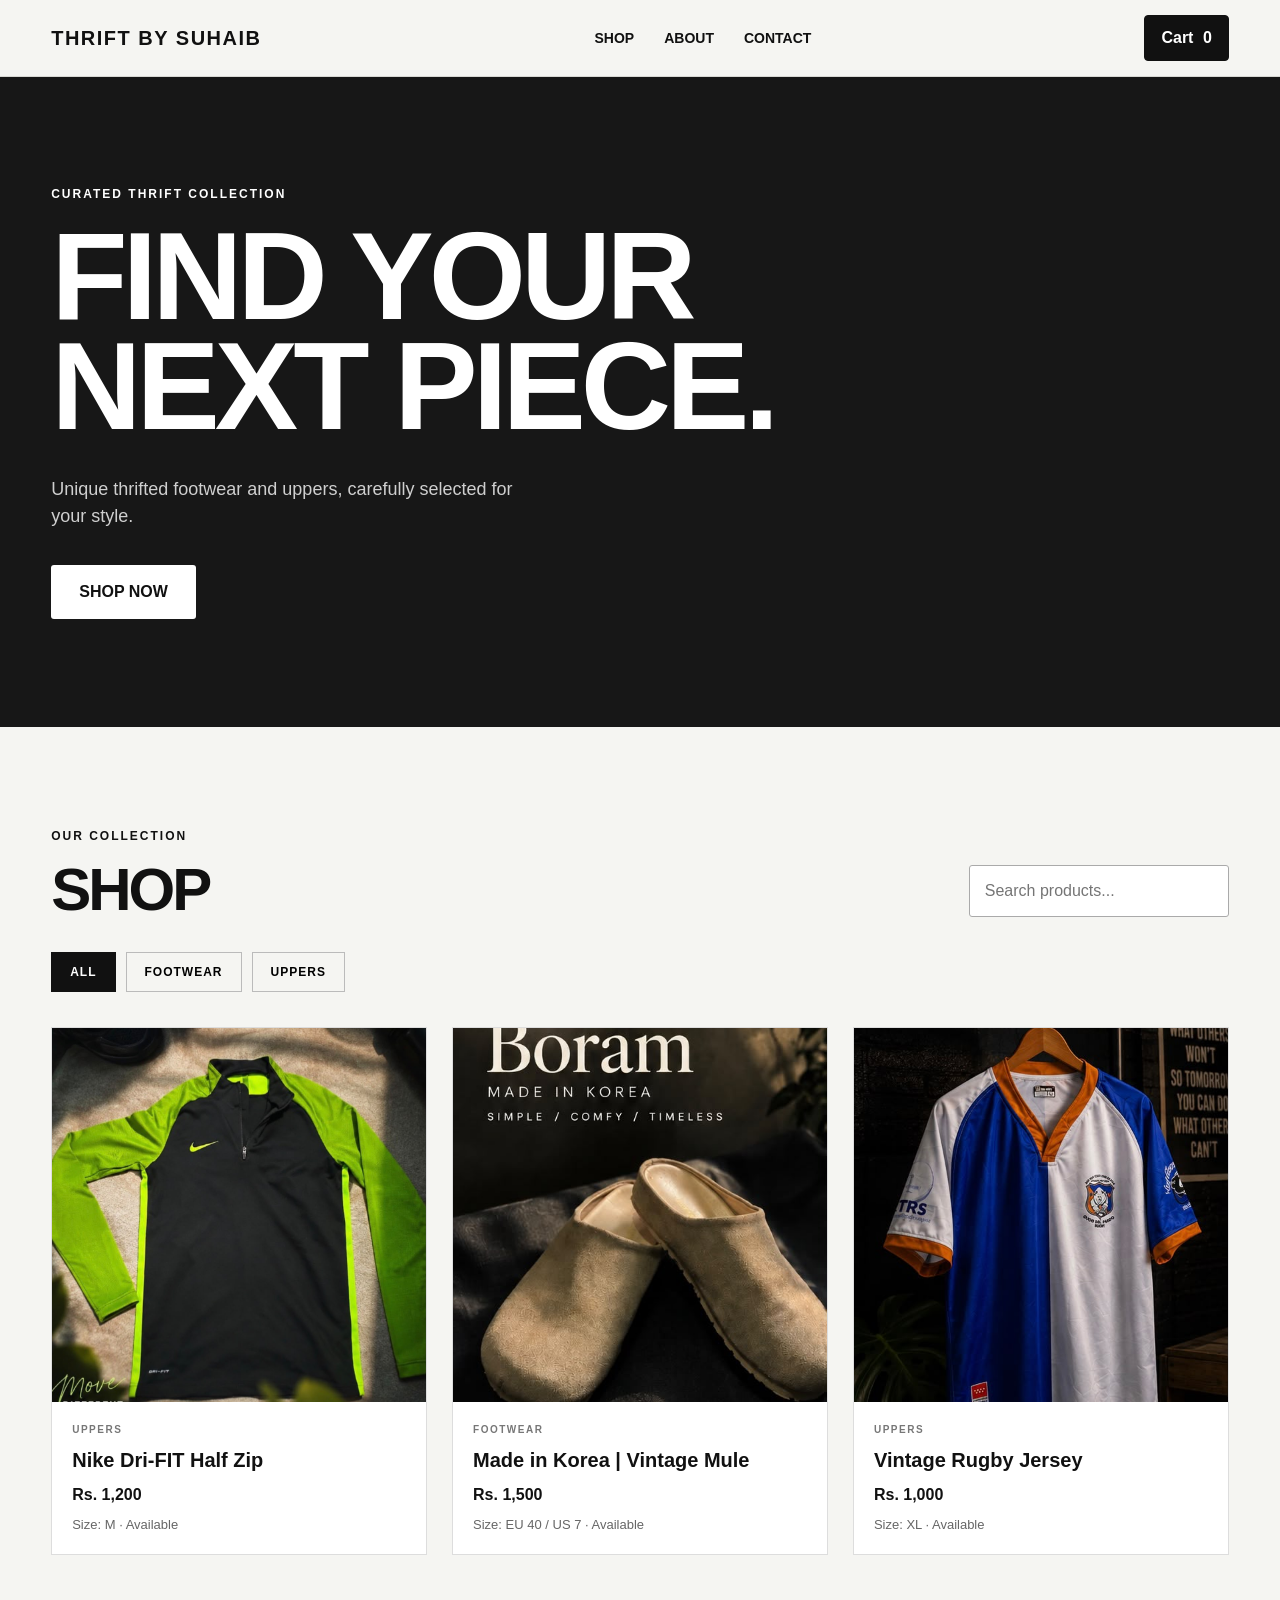
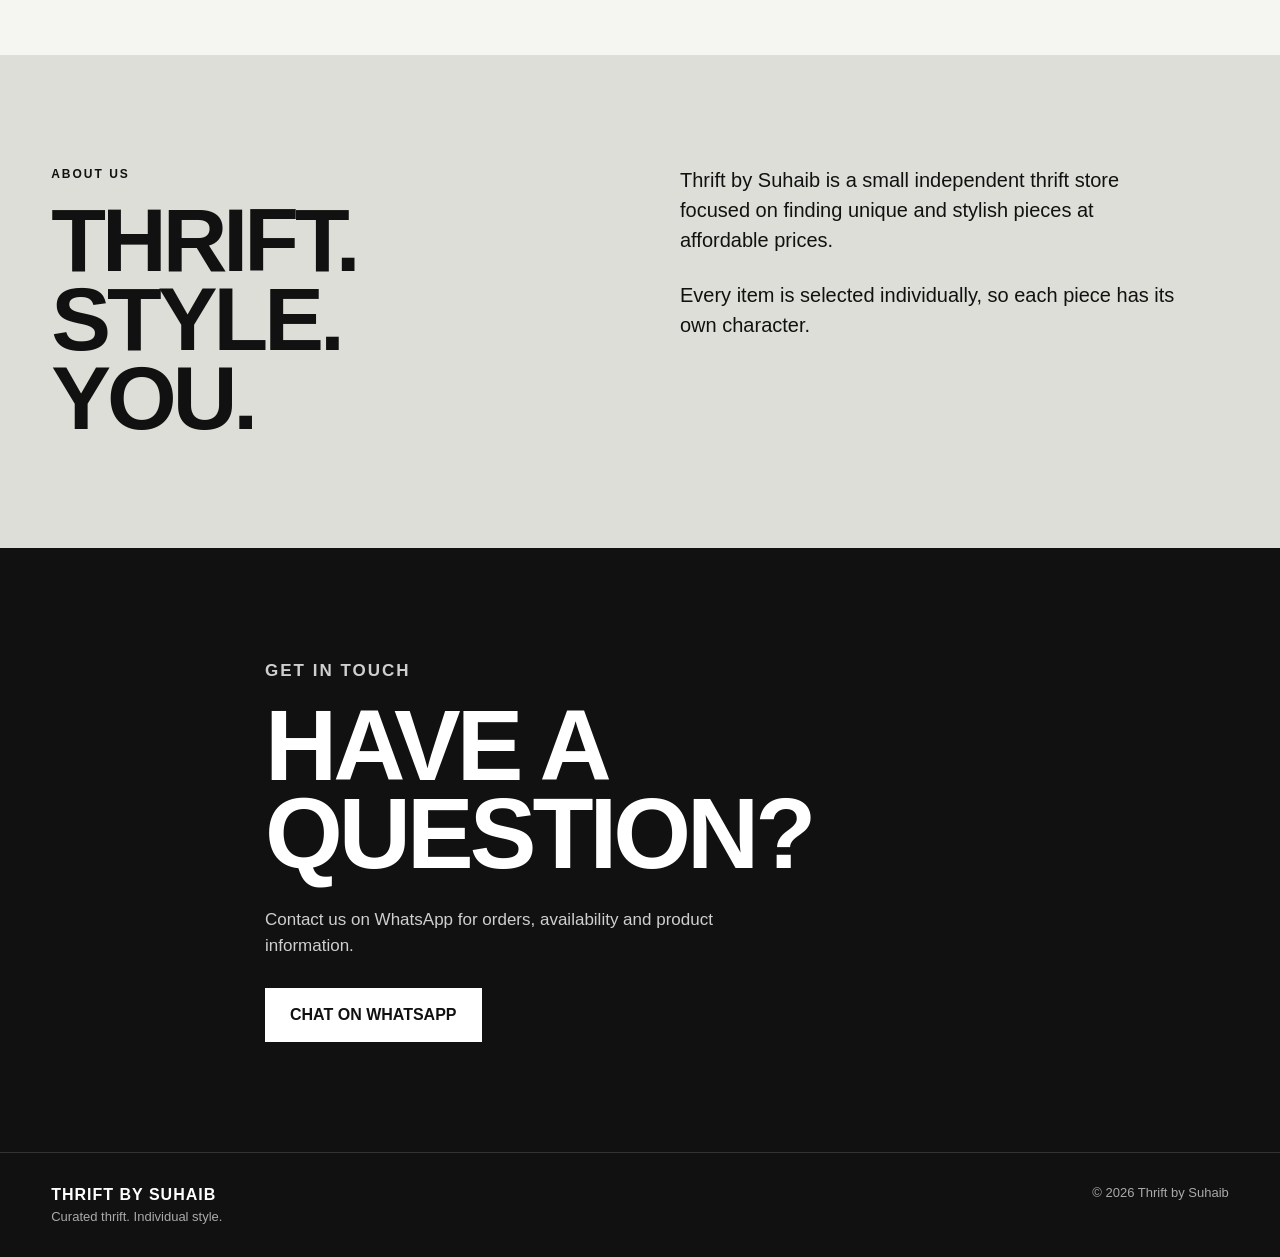
<file: index.html>
<!DOCTYPE html>
<html lang="en">
<head>
    <meta charset="UTF-8">
    <meta name="viewport" content="width=device-width, initial-scale=1.0">

    <title>Thrift by Suhaib</title>

    <meta
        name="description"
        content="Thrift by Suhaib — curated thrifted footwear and uppers."
    >

    <link rel="stylesheet" href="style.css">
</head>

<body>

    <!-- HEADER -->
    <header class="header">
        <div class="container nav">

            <a href="index.html" class="logo">
                THRIFT BY SUHAIB
            </a>

            <nav class="nav-links">
                <a href="#shop">Shop</a>
                <a href="#about">About</a>
                <a href="#contact">Contact</a>
            </nav>

            <button class="cart-btn" onclick="openCart()">
                Cart <span id="cart-count">0</span>
            </button>

        </div>
    </header>


    <!-- HERO -->
    <section class="hero">

        <div class="container hero-content">

            <p class="hero-small">
                CURATED THRIFT COLLECTION
            </p>

            <h1>
                FIND YOUR<br>
                NEXT PIECE.
            </h1>

            <p class="hero-text">
                Unique thrifted footwear and uppers,
                carefully selected for your style.
            </p>

            <a href="#shop" class="hero-btn">
                SHOP NOW
            </a>

        </div>

    </section>


    <!-- SHOP -->
    <section class="shop-section" id="shop">

        <div class="container">

            <div class="section-heading">

                <div>
                    <p class="section-small">
                        OUR COLLECTION
                    </p>

                    <h2>
                        SHOP
                    </h2>
                </div>

                <div class="search-box">

                    <input
                        type="text"
                        id="search-input"
                        placeholder="Search products..."
                        oninput="searchProducts()"
                    >

                </div>

            </div>


            <!-- CATEGORIES -->
            <div class="categories">

                <button
                    class="category-btn active"
                    onclick="setCategory('all', this)"
                >
                    ALL
                </button>

                <button
                    class="category-btn"
                    onclick="setCategory('footwear', this)"
                >
                    FOOTWEAR
                </button>

                <button
                    class="category-btn"
                    onclick="setCategory('uppers', this)"
                >
                    UPPERS
                </button>

            </div>


            <!-- PRODUCTS -->
            <div
                id="products-container"
                class="products-grid"
            >
                <!-- Products loaded by JavaScript -->
            </div>

        </div>

    </section>


    <!-- ABOUT -->
    <section class="about-section" id="about">

        <div class="container about-content">

            <div>

                <p class="section-small">
                    ABOUT US
                </p>

                <h2>
                    THRIFT.<br>
                    STYLE.<br>
                    YOU.
                </h2>

            </div>


            <div class="about-text">

                <p>
                    Thrift by Suhaib is a small independent thrift store
                    focused on finding unique and stylish pieces at
                    affordable prices.
                </p>

                <p>
                    Every item is selected individually, so each piece
                    has its own character.
                </p>

            </div>

        </div>

    </section>


    <!-- CONTACT -->
    <section class="contact-section" id="contact">

        <div class="container contact-content">

            <p class="section-small">
                GET IN TOUCH
            </p>

            <h2>
                HAVE A<br>
                QUESTION?
            </h2>

            <p>
                Contact us on WhatsApp for orders,
                availability and product information.
            </p>

            <button
                class="whatsapp-btn"
                onclick="openWhatsApp()"
            >
                CHAT ON WHATSAPP
            </button>

        </div>

    </section>


    <!-- FOOTER -->
    <footer class="footer">

        <div class="container footer-content">

            <div>

                <strong>
                    THRIFT BY SUHAIB
                </strong>

                <p>
                    Curated thrift. Individual style.
                </p>

            </div>

            <p>
                ©️ 2026 Thrift by Suhaib
            </p>

        </div>

    </footer>


    <!-- CART MODAL -->
    <div
        id="cart-modal"
        class="cart-modal"
    >

        <div class="cart-box">

            <button
                class="close-cart"
                onclick="closeCart()"
            >
                ×
            </button>

            <h2>
                YOUR CART
            </h2>

            <div id="cart-items">
                <!-- Cart items appear here -->
            </div>

            <div class="cart-total">

                <span>
                    Total
                </span>

                <strong id="cart-total">
                    Rs. 0
                </strong>

            </div>

            <button
                class="checkout-btn"
                onclick="checkoutWhatsApp()"
            >
                ORDER ON WHATSAPP
            </button>

        </div>

    </div>


    <!-- JAVASCRIPT -->
    <script src="script.js?v=2"></script>

</body>
</html>
</file>
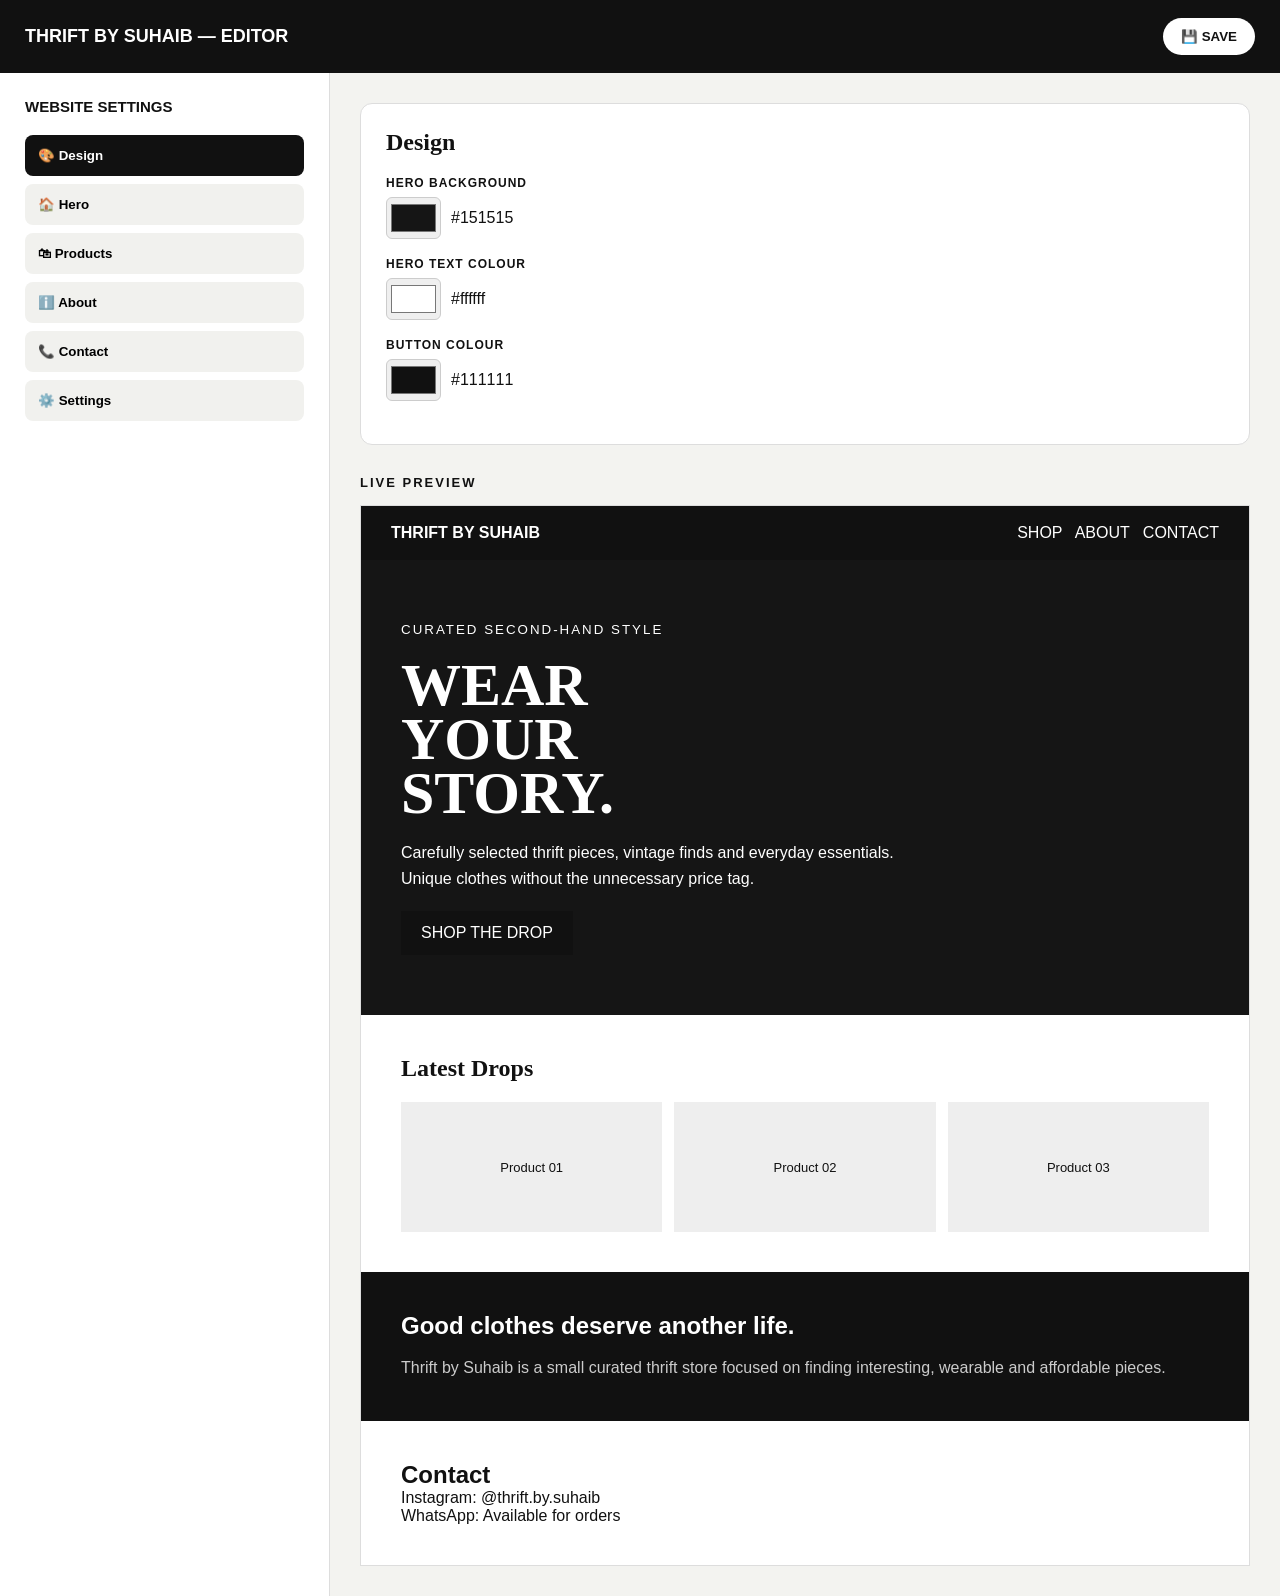
<file: editor.html>
<!DOCTYPE html>
<html lang="en">
<head>
<meta charset="UTF-8">
<meta name="viewport" content="width=device-width, initial-scale=1.0">

<title>Thrift by Suhaib — Editor</title>

<style>

*{
    box-sizing:border-box;
    margin:0;
    padding:0;
}

body{
    font-family:Arial,sans-serif;
    background:#f3f3f0;
    color:#111;
}

.topbar{
    background:#111;
    color:white;
    padding:18px 25px;
    display:flex;
    justify-content:space-between;
    align-items:center;
    position:sticky;
    top:0;
    z-index:10;
}

.topbar h1{
    font-size:18px;
}

.save-btn{
    border:0;
    background:white;
    color:#111;
    padding:11px 18px;
    border-radius:20px;
    font-weight:bold;
    cursor:pointer;
}

.layout{
    display:grid;
    grid-template-columns:330px 1fr;
    min-height:calc(100vh - 70px);
}

.sidebar{
    background:white;
    border-right:1px solid #ddd;
    padding:25px;
}

.sidebar h2{
    font-size:15px;
    margin-bottom:20px;
}

.menu{
    display:flex;
    flex-direction:column;
    gap:8px;
}

.menu button{
    border:0;
    background:#f1f1ee;
    padding:13px;
    text-align:left;
    cursor:pointer;
    border-radius:8px;
    font-weight:bold;
}

.menu button.active{
    background:#111;
    color:white;
}

.editor{
    padding:30px;
}

.panel{
    background:white;
    padding:25px;
    border:1px solid #ddd;
    border-radius:12px;
    margin-bottom:20px;
}

.panel h2{
    margin-bottom:20px;
    font-family:Georgia,serif;
}

.field{
    margin-bottom:18px;
}

.field label{
    display:block;
    font-size:12px;
    font-weight:bold;
    margin-bottom:7px;
    text-transform:uppercase;
    letter-spacing:1px;
}

.field input,
.field textarea,
.field select{
    width:100%;
    padding:12px;
    border:1px solid #ccc;
    border-radius:6px;
    font:inherit;
}

.field textarea{
    min-height:100px;
    resize:vertical;
}

.color-row{
    display:flex;
    gap:10px;
    align-items:center;
}

.color-row input[type="color"]{
    width:55px;
    height:42px;
    padding:2px;
}

.preview-title{
    margin:30px 0 15px;
    font-size:13px;
    font-weight:bold;
    text-transform:uppercase;
    letter-spacing:2px;
}

.preview{
    min-height:500px;
    background:#fff;
    border:1px solid #ddd;
    overflow:hidden;
}

.preview-header{
    background:#111;
    color:white;
    padding:18px 30px;
    display:flex;
    justify-content:space-between;
}

.preview-hero{
    padding:60px 40px;
    min-height:350px;
}

.preview-hero small{
    letter-spacing:2px;
}

.preview-hero h1{
    font-family:Georgia,serif;
    font-size:60px;
    line-height:.9;
    margin:20px 0;
}

.preview-hero p{
    max-width:500px;
    line-height:1.6;
    margin-bottom:20px;
}

.preview-button{
    display:inline-block;
    padding:13px 20px;
    background:#111;
    color:white;
}

.preview-about{
    padding:40px;
    background:#111;
    color:white;
}

.preview-about p{
    margin-top:15px;
    color:#ccc;
    line-height:1.6;
}

.preview-contact{
    padding:40px;
}

.preview-products{
    padding:40px;
}

.preview-products h2{
    font-family:Georgia,serif;
    margin-bottom:20px;
}

.demo-grid{
    display:grid;
    grid-template-columns:repeat(3,1fr);
    gap:12px;
}

.demo-card{
    background:#eee;
    height:130px;
    display:flex;
    align-items:center;
    justify-content:center;
    font-size:13px;
}

.status{
    margin-top:10px;
    font-size:13px;
    color:#555;
}

@media(max-width:850px){

    .layout{
        grid-template-columns:1fr;
    }

    .sidebar{
        border-right:0;
        border-bottom:1px solid #ddd;
    }

    .preview-hero h1{
        font-size:45px;
    }

    .demo-grid{
        grid-template-columns:1fr 1fr;
    }

}

</style>
</head>

<body>

<header class="topbar">

<h1>THRIFT BY SUHAIB — EDITOR</h1>

<button class="save-btn" onclick="saveSettings()">
💾 SAVE
</button>

</header>


<div class="layout">

<aside class="sidebar">

<h2>WEBSITE SETTINGS</h2>

<div class="menu">

<button class="active" onclick="showPanel('design',this)">
🎨 Design
</button>

<button onclick="showPanel('hero',this)">
🏠 Hero
</button>

<button onclick="showPanel('products',this)">
🛍 Products
</button>

<button onclick="showPanel('about',this)">
ℹ️ About
</button>

<button onclick="showPanel('contact',this)">
📞 Contact
</button>

<button onclick="showPanel('settings',this)">
⚙️ Settings
</button>

</div>

</aside>


<main class="editor">


<!-- DESIGN -->

<section id="design" class="panel">

<h2>Design</h2>

<div class="field">

<label>Hero Background</label>

<div class="color-row">

<input
type="color"
id="heroBg"
value="#151515"
oninput="updatePreview()"
>

<span id="heroBgText">#151515</span>

</div>

</div>


<div class="field">

<label>Hero Text Colour</label>

<div class="color-row">

<input
type="color"
id="heroText"
value="#ffffff"
oninput="updatePreview()"
>

<span id="heroTextText">#ffffff</span>

</div>

</div>


<div class="field">

<label>Button Colour</label>

<div class="color-row">

<input
type="color"
id="buttonColor"
value="#111111"
oninput="updatePreview()"
>

<span id="buttonColorText">#111111</span>

</div>

</div>

</section>


<!-- HERO -->

<section id="hero" class="panel" style="display:none;">

<h2>Hero Section</h2>

<div class="field">

<label>Small Heading</label>

<input
id="heroSmall"
value="CURATED SECOND-HAND STYLE"
oninput="updatePreview()"
>

</div>


<div class="field">

<label>Main Heading</label>

<textarea
id="heroHeading"
oninput="updatePreview()"
>WEAR
YOUR
STORY.</textarea>

</div>


<div class="field">

<label>Description</label>

<textarea
id="heroDescription"
oninput="updatePreview()"
>Carefully selected thrift pieces, vintage finds and everyday essentials. Unique clothes without the unnecessary price tag.</textarea>

</div>


<div class="field">

<label>Button Text</label>

<input
id="heroButton"
value="SHOP THE DROP"
oninput="updatePreview()"
>

</div>

</section>


<!-- PRODUCTS -->

<section id="products" class="panel" style="display:none;">

<h2>Products</h2>

<p>
Product management panel will be connected here.
</p>

<div class="status">
Coming next: Add, edit, delete products, prices, sizes,
conditions, stock and images.
</div>

</section>


<!-- ABOUT -->

<section id="about" class="panel" style="display:none;">

<h2>About Section</h2>

<div class="field">

<label>About Heading</label>

<input
id="aboutHeading"
value="Good clothes deserve another life."
oninput="updatePreview()"
>

</div>


<div class="field">

<label>About Description</label>

<textarea
id="aboutDescription"
oninput="updatePreview()"
>Thrift by Suhaib is a small curated thrift store focused on finding interesting, wearable and affordable pieces.</textarea>

</div>

</section>


<!-- CONTACT -->

<section id="contact" class="panel" style="display:none;">

<h2>Contact</h2>

<div class="field">

<label>Instagram</label>

<input
id="instagram"
value="@thrift.by.suhaib"
oninput="updatePreview()"
>

</div>


<div class="field">

<label>WhatsApp</label>

<input
id="whatsapp"
value="Available for orders"
oninput="updatePreview()"
>

</div>

</section>


<!-- SETTINGS -->

<section id="settings" class="panel" style="display:none;">

<h2>Settings</h2>

<div class="field">

<label>Website Name</label>

<input
id="siteName"
value="THRIFT BY SUHAIB"
>

</div>

<div class="status">
Editor V1 • Thrift by Suhaib
</div>

</section>


<h3 class="preview-title">
LIVE PREVIEW
</h3>


<div class="preview">

<div class="preview-header">

<strong>THRIFT BY SUHAIB</strong>

<span>SHOP &nbsp; ABOUT &nbsp; CONTACT</span>

</div>


<div
class="preview-hero"
id="previewHero"
>

<small id="previewSmall">
CURATED SECOND-HAND STYLE
</small>

<h1 id="previewHeading">
WEAR<br>
YOUR<br>
STORY.
</h1>

<p id="previewDescription">
Carefully selected thrift pieces, vintage finds and everyday essentials.
Unique clothes without the unnecessary price tag.
</p>

<span
class="preview-button"
id="previewButton"
>
SHOP THE DROP
</span>

</div>


<div class="preview-products">

<h2>Latest Drops</h2>

<div class="demo-grid">

<div class="demo-card">Product 01</div>
<div class="demo-card">Product 02</div>
<div class="demo-card">Product 03</div>

</div>

</div>


<div class="preview-about">

<h2 id="previewAboutHeading">
Good clothes deserve another life.
</h2>

<p id="previewAboutDescription">
Thrift by Suhaib is a small curated thrift store focused on finding interesting, wearable and affordable pieces.
</p>

</div>


<div class="preview-contact">

<h2>Contact</h2>

<p id="previewInstagram">
Instagram: @thrift.by.suhaib
</p>

<p id="previewWhatsapp">
WhatsApp: Available for orders
</p>

</div>

</div>

</main>

</div>


<script>

function showPanel(id,button){

document.querySelectorAll(".panel").forEach(function(panel){

panel.style.display="none";

});

document.getElementById(id).style.display="block";

document.querySelectorAll(".menu button").forEach(function(btn){

btn.classList.remove("active");

});

button.classList.add("active");

}


function updatePreview(){

const heroBg=document.getElementById("heroBg").value;

const heroText=document.getElementById("heroText").value;

const buttonColor=document.getElementById("buttonColor").value;


document.getElementById("previewHero").style.background=heroBg;

document.getElementById("previewHero").style.color=heroText;

document.getElementById("previewButton").style.background=buttonColor;


document.getElementById("heroBgText").textContent=heroBg;

document.getElementById("heroTextText").textContent=heroText;

document.getElementById("buttonColorText").textContent=buttonColor;


document.getElementById("previewSmall").textContent=
document.getElementById("heroSmall").value;


document.getElementById("previewHeading").innerHTML=
document.getElementById("heroHeading").value.replace(/\n/g,"<br>");


document.getElementById("previewDescription").textContent=
document.getElementById("heroDescription").value;


document.getElementById("previewButton").textContent=
document.getElementById("heroButton").value;


document.getElementById("previewAboutHeading").textContent=
document.getElementById("aboutHeading").value;


document.getElementById("previewAboutDescription").textContent=
document.getElementById("aboutDescription").value;


document.getElementById("previewInstagram").textContent=
"Instagram: "+
document.getElementById("instagram").value;


document.getElementById("previewWhatsapp").textContent=
"WhatsApp: "+
document.getElementById("whatsapp").value;

}


function saveSettings(){

const settings={

heroBg:document.getElementById("heroBg").value,

heroText:document.getElementById("heroText").value,

buttonColor:document.getElementById("buttonColor").value,

heroSmall:document.getElementById("heroSmall").value,

heroHeading:document.getElementById("heroHeading").value,

heroDescription:document.getElementById("heroDescription").value,

heroButton:document.getElementById("heroButton").value,

aboutHeading:document.getElementById("aboutHeading").value,

aboutDescription:document.getElementById("aboutDescription").value,

instagram:document.getElementById("instagram").value,

whatsapp:document.getElementById("whatsapp").value

};

localStorage.setItem(
"thriftBySuhaibSettings",
JSON.stringify(settings)
);

alert("Settings saved on this device ✅");

}


function loadSettings(){

const saved=localStorage.getItem(
"thriftBySuhaibSettings"
);

if(!saved){
updatePreview();
return;
}

const settings=JSON.parse(saved);

Object.keys(settings).forEach(function(key){

const element=document.getElementById(key);

if(element){
element.value=settings[key];
}

});

updatePreview();

}


loadSettings();

</script>

</body>
</html>
</file>
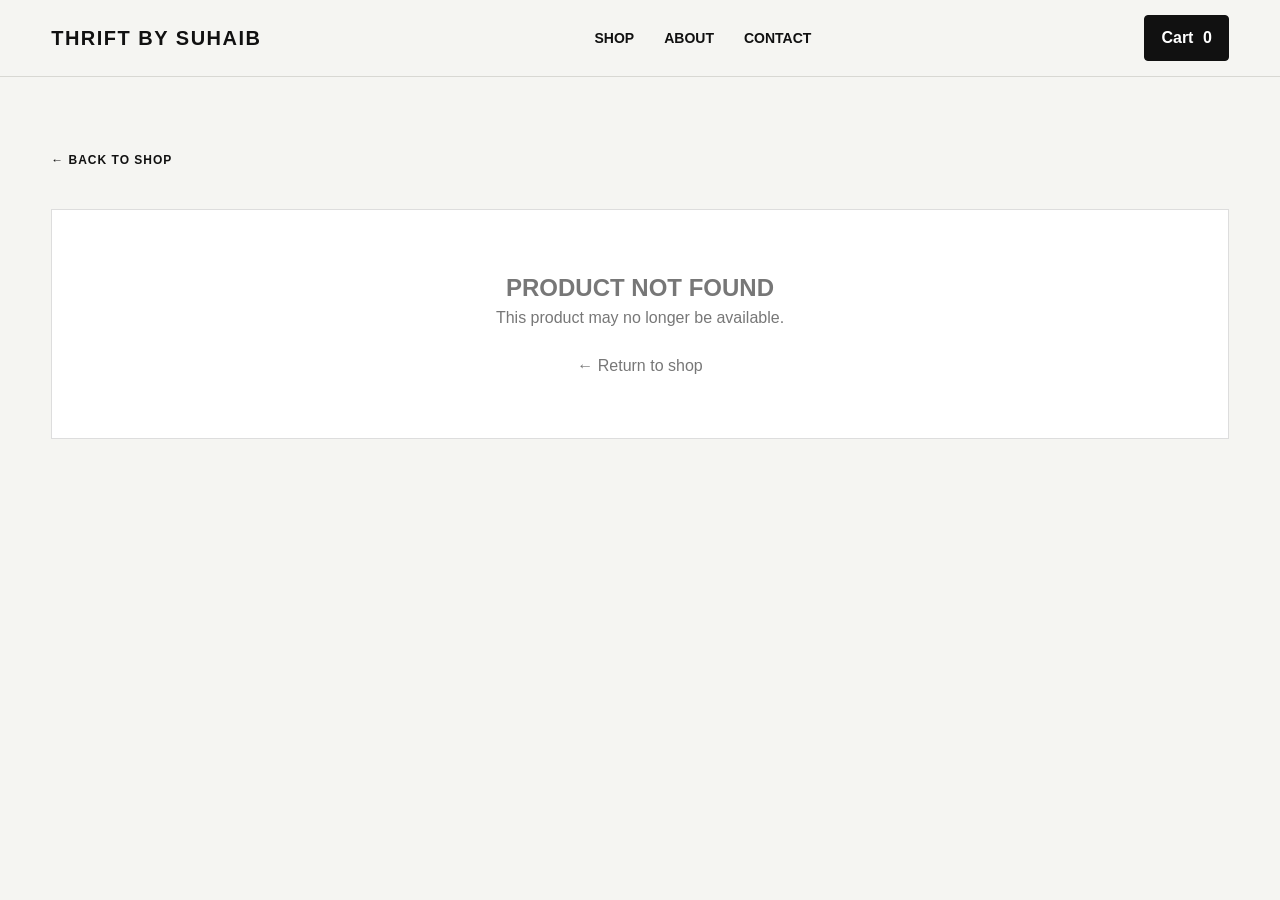
<file: product.html>
<!DOCTYPE html>
<html lang="en">
<head>
    <meta charset="UTF-8">
    <meta name="viewport" content="width=device-width, initial-scale=1.0">

    <title>Product | Thrift by Suhaib</title>

    <meta
        name="description"
        content="View product details at Thrift by Suhaib."
    >

    <link rel="stylesheet" href="style.css">
</head>

<body>

    <!-- HEADER -->
    <header class="header">

        <div class="container nav">

            <a href="index.html" class="logo">
                THRIFT BY SUHAIB
            </a>

            <nav class="nav-links">
                <a href="index.html#shop">Shop</a>
                <a href="index.html#about">About</a>
                <a href="index.html#contact">Contact</a>
            </nav>

            <button class="cart-btn" onclick="openCart()">
                Cart <span id="cart-count">0</span>
            </button>

        </div>

    </header>


    <!-- PRODUCT DETAIL -->

    <main class="product-detail">

        <div class="container">

            <a
                href="index.html#shop"
                class="back-link"
            >
                ← BACK TO SHOP
            </a>

            <div id="product-detail-container">
                <!-- Product loads here -->
            </div>

        </div>

    </main>


    <!-- CART MODAL -->

    <div
        id="cart-modal"
        class="cart-modal"
    >

        <div class="cart-box">

            <button
                class="close-cart"
                onclick="closeCart()"
            >
                ×
            </button>

            <h2>YOUR CART</h2>

            <div id="cart-items">
                <!-- Cart items -->
            </div>

            <div class="cart-total">

                <span>Total</span>

                <strong id="cart-total">
                    Rs. 0
                </strong>

            </div>

            <button
                class="checkout-btn"
                onclick="checkoutWhatsApp()"
            >
                ORDER ON WHATSAPP
            </button>

        </div>

    </div>


    <!-- ORDER FORM MODAL -->

    <div
        id="order-modal"
        class="order-modal"
    >

        <div class="order-box">

            <button
                class="close-order"
                onclick="closeOrderForm()"
            >
                ×
            </button>

            <p class="section-small">
                COMPLETE YOUR ORDER
            </p>

            <h2>
                ORDER FORM
            </h2>


            <form
                id="order-form"
                onsubmit="submitOrder(event)"
            >

                <!-- PRODUCT -->

                <div class="form-group">

                    <label>
                        PRODUCT
                    </label>

                    <input
                        type="text"
                        id="order-product"
                        readonly
                    >

                </div>


                <!-- QUANTITY -->

                <div class="form-group">

                    <label>
                        QUANTITY
                    </label>

                    <input
                        type="number"
                        id="order-quantity"
                        value="1"
                        min="1"
                        max="1"
                        required
                    >

                </div>


                <!-- NAME -->

                <div class="form-group">

                    <label>
                        FULL NAME
                    </label>

                    <input
                        type="text"
                        id="customer-name"
                        placeholder="Enter your name"
                        required
                    >

                </div>


                <!-- PHONE -->

                <div class="form-group">

                    <label>
                        PHONE NUMBER
                    </label>

                    <input
                        type="tel"
                        id="customer-phone"
                        placeholder="03XXXXXXXXX"
                        required
                    >

                </div>


                <!-- ADDRESS -->

                <div class="form-group">

                    <label>
                        FULL ADDRESS
                    </label>

                    <textarea
                        id="customer-address"
                        placeholder="Enter your complete delivery address"
                        rows="4"
                        required
                    ></textarea>

                </div>


                <!-- NOTE -->

                <div class="form-group">

                    <label>
                        NOTE (OPTIONAL)
                    </label>

                    <textarea
                        id="customer-note"
                        placeholder="Any additional note..."
                        rows="3"
                    ></textarea>

                </div>


                <!-- TOTAL -->

                <div class="order-form-total">

                    <span>
                        TOTAL
                    </span>

                    <strong id="order-total">
                        Rs. 0
                    </strong>

                </div>


                <!-- SUBMIT -->

                <button
                    type="submit"
                    class="place-order-btn"
                >
                    PLACE ORDER ON WHATSAPP
                </button>

            </form>

        </div>

    </div>


    <!-- JAVASCRIPT -->

    <script src="script.js?v=2"></script>


    <script>

        // ==========================================
        // CURRENT PRODUCT
        // ==========================================

        let selectedProduct = null;


        // ==========================================
        // LOAD PRODUCT
        // ==========================================

        function loadProductPage() {

            const container =
                document.getElementById(
                    "product-detail-container"
                );


            const params =
                new URLSearchParams(
                    window.location.search
                );


            const productId =
                params.get("id");


            const product =
                products.find(function (item) {

                    return item.id === productId;

                });


            if (!product) {

                container.innerHTML = `

                    <div class="no-products">

                        <h2>
                            PRODUCT NOT FOUND
                        </h2>

                        <p>
                            This product may no longer be available.
                        </p>

                        <br>

                        <a href="index.html#shop">
                            ← Return to shop
                        </a>

                    </div>

                `;

                return;

            }


            selectedProduct = product;


            document.title =
                product.name +
                " | Thrift by Suhaib";


            const availability =
                product.stock > 0
                    ? "AVAILABLE"
                    : "SOLD OUT";


            const button =
                product.stock > 0

                    ? `

                        <button
                            class="checkout-btn"
                            onclick="openOrderForm()"
                        >
                            ORDER ON WHATSAPP
                        </button>

                        <button
                            class="add-detail-cart"
                            onclick="addToCart('${product.id}')"
                        >
                            ADD TO CART
                        </button>

                    `

                    : `

                        <button
                            class="checkout-btn"
                            disabled
                        >
                            SOLD OUT
                        </button>

                    `;


            const imageHTML =
                product.image &&
                product.image.trim() !== ""

                    ? `

                        <img
                            src="${product.image}"
                            alt="${product.name}"
                        >

                    `

                    : `

                        <div class="detail-no-image">
                            PRODUCT IMAGE
                        </div>

                    `;


            container.innerHTML = `

                <div class="product-detail-grid">


                    <!-- IMAGE -->

                    <div class="product-detail-image">

                        ${imageHTML}

                    </div>


                    <!-- INFORMATION -->

                    <div class="product-detail-info">

                        <p class="product-category">
                            ${product.category}
                        </p>


                        <h1>
                            ${product.name}
                        </h1>


                        <div class="detail-price">

                            Rs.
                            ${Number(
                                product.price
                            ).toLocaleString()}

                        </div>


                        <div class="product-specs">


                            <div>

                                <span>
                                    SIZE
                                </span>

                                <strong>
                                    ${product.size || "N/A"}
                                </strong>

                            </div>


                            <div>

                                <span>
                                    CONDITION
                                </span>

                                <strong>
                                    ${product.condition || "N/A"}
                                </strong>

                            </div>


                            <div>

                                <span>
                                    AVAILABILITY
                                </span>

                                <strong>
                                    ${availability}
                                </strong>

                            </div>


                        </div>


                        <div class="detail-description">

                            <h3>
                                DESCRIPTION
                            </h3>

                            <p>
                                ${
                                    product.description ||
                                    "No description available."
                                }
                            </p>

                        </div>


                        <div class="detail-actions">

                            ${button}

                        </div>


                    </div>

                </div>

            `;

        }


        // ==========================================
        // OPEN ORDER FORM
        // ==========================================

        function openOrderForm() {

            if (!selectedProduct) {
                return;
            }


            if (selectedProduct.stock <= 0) {

                alert(
                    "Sorry, this product is sold out."
                );

                return;

            }


            const modal =
                document.getElementById(
                    "order-modal"
                );


            const productInput =
                document.getElementById(
                    "order-product"
                );


            const quantityInput =
                document.getElementById(
                    "order-quantity"
                );


            const totalElement =
                document.getElementById(
                    "order-total"
                );


            productInput.value =
                selectedProduct.name;


            quantityInput.value = 1;


            quantityInput.max =
                selectedProduct.stock;


            totalElement.textContent =
                "Rs. " +
                Number(
                    selectedProduct.price
                ).toLocaleString();


            modal.classList.add("show");

        }


        // ==========================================
        // CLOSE ORDER FORM
        // ==========================================

        function closeOrderForm() {

            const modal =
                document.getElementById(
                    "order-modal"
                );


            if (modal) {

                modal.classList.remove("show");

            }

        }


        // ==========================================
        // UPDATE ORDER TOTAL
        // ==========================================

        document.addEventListener(
            "input",
            function (event) {

                if (
                    event.target.id !==
                    "order-quantity"
                ) {

                    return;

                }


                if (!selectedProduct) {
                    return;
                }


                let quantity =
                    Number(
                        event.target.value
                    );


                if (quantity < 1) {
                    quantity = 1;
                }


                if (
                    quantity >
                    selectedProduct.stock
                ) {

                    quantity =
                        selectedProduct.stock;

                }


                event.target.value =
                    quantity;


                const total =
                    Number(
                        selectedProduct.price
                    ) * quantity;


                document.getElementById(
                    "order-total"
                ).textContent =
                    "Rs. " +
                    total.toLocaleString();

            }
        );


        // ==========================================
        // SUBMIT ORDER
        // ==========================================

        function submitOrder(event) {

            event.preventDefault();


            if (!selectedProduct) {
                return;
            }


            const name =
                document.getElementById(
                    "customer-name"
                ).value.trim();


            const phone =
                document.getElementById(
                    "customer-phone"
                ).value.trim();


            const address =
                document.getElementById(
                    "customer-address"
                ).value.trim();


            const note =
                document.getElementById(
                    "customer-note"
                ).value.trim();


            const quantity =
                Number(
                    document.getElementById(
                        "order-quantity"
                    ).value
                );


            const total =
                Number(
                    selectedProduct.price
                ) * quantity;


            let message =

                "Assalamualaikum! I want to place an order.\n\n" +

                "PRODUCT\n" +
                selectedProduct.name +
                "\n\n" +

                "QUANTITY\n" +
                quantity +
                "\n\n" +

                "PRICE\n" +
                "Rs. " +
                Number(
                    selectedProduct.price
                ).toLocaleString() +
                "\n\n" +

                "TOTAL\n" +
                "Rs. " +
                total.toLocaleString() +
                "\n\n" +

                "CUSTOMER DETAILS\n" +

                "Name: " +
                name +
                "\n" +

                "Phone: " +
                phone +
                "\n" +

                "Address: " +
                address;


            if (note) {

                message +=
                    "\n\nNote: " +
                    note;

            }


            const url =
                "https://wa.me/" +
                whatsappNumber +
                "?text=" +
                encodeURIComponent(
                    message
                );


            window.open(
                url,
                "_blank"
            );

        }


        // ==========================================
        // CLOSE ORDER FORM OUTSIDE
        // ==========================================

        document.addEventListener(
            "click",
            function (event) {

                const modal =
                    document.getElementById(
                        "order-modal"
                    );


                if (
                    event.target === modal &&
                    modal.classList.contains("show")
                ) {

                    closeOrderForm();

                }

            }
        );


        // ==========================================
        // LOAD PAGE
        // ==========================================

        document.addEventListener(
            "DOMContentLoaded",
            loadProductPage
        );

    </script>


    <!-- PRODUCT PAGE STYLES -->

    <style>

        .product-detail {

            padding: 70px 0 110px;

            min-height: 80vh;

        }


        .back-link {

            display: inline-block;

            margin-bottom: 40px;

            font-size: 12px;

            font-weight: 800;

            letter-spacing: 1px;

        }


        .back-link:hover {

            opacity: 0.5;

        }


        .product-detail-grid {

            display: grid;

            grid-template-columns:
                1.1fr 0.9fr;

            gap: 70px;

            align-items: start;

        }


        .product-detail-image {

            width: 100%;

            aspect-ratio: 1 / 1;

            background: #e6e6e2;

            display: flex;

            align-items: center;

            justify-content: center;

            overflow: hidden;

        }


        .product-detail-image img {

            width: 100%;

            height: 100%;

            object-fit: cover;

        }


        .detail-no-image {

            font-size: 13px;

            font-weight: 800;

            letter-spacing: 2px;

            color: #777;

        }


        .product-detail-info {

            padding-top: 10px;

        }


        .product-detail-info h1 {

            font-size:
                clamp(45px, 6vw, 80px);

            line-height: 0.95;

            letter-spacing: -3px;

            margin-bottom: 20px;

        }


        .detail-price {

            font-size: 25px;

            font-weight: 800;

            margin-bottom: 40px;

        }


        .product-specs {

            border-top:
                1px solid #ccc;

            border-bottom:
                1px solid #ccc;

            margin-bottom: 35px;

        }


        .product-specs div {

            display: flex;

            justify-content:
                space-between;

            gap: 20px;

            padding: 15px 0;

            border-bottom:
                1px solid #ddd;

        }


        .product-specs div:last-child {

            border-bottom: none;

        }


        .product-specs span {

            font-size: 11px;

            color: #777;

            font-weight: 800;

            letter-spacing: 1px;

        }


        .product-specs strong {

            font-size: 13px;

            text-transform: uppercase;

        }


        .detail-description {

            margin-bottom: 35px;

        }


        .detail-description h3 {

            font-size: 12px;

            letter-spacing: 1px;

            margin-bottom: 12px;

        }


        .detail-description p {

            color: #555;

            font-size: 16px;

        }


        .detail-actions {

            display: flex;

            flex-direction: column;

            gap: 10px;

        }


        .detail-actions .checkout-btn {

            border: none;

        }


        .add-detail-cart {

            width: 100%;

            background: transparent;

            border: 1px solid #111;

            color: #111;

            padding: 15px;

            font-weight: 800;

        }


        .add-detail-cart:hover {

            background: #111;

            color: white;

        }


        .checkout-btn:disabled {

            cursor: not-allowed;

            opacity: 0.5;

        }


        /* =====================================
           ORDER FORM
        ===================================== */

        .order-modal {

            position: fixed;

            inset: 0;

            background: rgba(0, 0, 0, 0.65);

            display: none;

            align-items: center;

            justify-content: center;

            padding: 20px;

            z-index: 9999;

        }


        .order-modal.show {

            display: flex;

        }


        .order-box {

            width: 100%;

            max-width: 550px;

            max-height: 90vh;

            overflow-y: auto;

            background: white;

            padding: 40px;

            position: relative;

            box-shadow:
                0 20px 60px
                rgba(0, 0, 0, 0.25);

        }


        .close-order {

            position: absolute;

            top: 15px;

            right: 18px;

            border: none;

            background: transparent;

            font-size: 30px;

            cursor: pointer;

            line-height: 1;

        }


        .order-box h2 {

            font-size: 42px;

            line-height: 1;

            margin:
                5px 0 30px;

            letter-spacing: -2px;

        }


        .form-group {

            margin-bottom: 18px;

        }


        .form-group label {

            display: block;

            font-size: 11px;

            font-weight: 800;

            letter-spacing: 1px;

            margin-bottom: 7px;

        }


        .form-group input,

        .form-group textarea {

            width: 100%;

            box-sizing: border-box;

            border: 1px solid #ccc;

            background: #fafafa;

            padding: 13px;

            font-family: inherit;

            font-size: 14px;

            outline: none;

        }


        .form-group input:focus,

        .form-group textarea:focus {

            border-color: #111;

        }


        .form-group input[readonly] {

            background: #eee;

            cursor: not-allowed;

        }


        .form-group textarea {

            resize: vertical;

        }


        .order-form-total {

            display: flex;

            justify-content:
                space-between;

            align-items: center;

            border-top:
                1px solid #ccc;

            border-bottom:
                1px solid #ccc;

            padding: 18px 0;

            margin:
                25px 0 20px;

        }


        .order-form-total span {

            font-size: 11px;

            font-weight: 800;

            letter-spacing: 1px;

        }


        .order-form-total strong {

            font-size: 20px;

        }


        .place-order-btn {

            width: 100%;

            border: none;

            background: #111;

            color: white;

            padding: 16px;

            font-size: 13px;

            font-weight: 800;

            letter-spacing: 0.5px;

            cursor: pointer;

        }


        .place-order-btn:hover {

            opacity: 0.8;

        }


        @media (max-width: 800px) {

            .product-detail {

                padding:
                    45px 0 80px;

            }


            .product-detail-grid {

                grid-template-columns: 1fr;

                gap: 40px;

            }


            .product-detail-info h1 {

                font-size: 52px;

            }


            .order-box {

                padding: 30px 22px;

            }


            .order-box h2 {

                font-size: 36px;

            }

        }

    </style>

</body>
</html>
</file>
<file: style.css>
* {
    margin: 0;
    padding: 0;
    box-sizing: border-box;
}

html {
    scroll-behavior: smooth;
}

body {
    font-family: Arial, Helvetica, sans-serif;
    background: #f5f5f2;
    color: #111;
    line-height: 1.5;
}

a {
    color: inherit;
    text-decoration: none;
}

button,
input {
    font: inherit;
}

button {
    cursor: pointer;
}

.container {
    width: min(1180px, 92%);
    margin: auto;
}


/* ================= HEADER ================= */

.header {
    position: sticky;
    top: 0;
    z-index: 1000;
    background: rgba(245, 245, 242, 0.96);
    border-bottom: 1px solid #d8d8d3;
    backdrop-filter: blur(10px);
}

.nav {
    min-height: 76px;
    display: flex;
    align-items: center;
    justify-content: space-between;
    gap: 30px;
}

.logo {
    font-size: 20px;
    font-weight: 900;
    letter-spacing: 1.5px;
}

.nav-links {
    display: flex;
    gap: 30px;
}

.nav-links a {
    font-size: 14px;
    font-weight: 700;
    text-transform: uppercase;
}

.nav-links a:hover {
    opacity: 0.55;
}

.cart-btn {
    border: 1px solid #111;
    background: #111;
    color: white;
    padding: 10px 16px;
    border-radius: 4px;
    font-weight: 700;
}

.cart-btn span {
    margin-left: 5px;
}


/* ================= HERO ================= */

.hero {
    min-height: 650px;
    display: flex;
    align-items: center;
    background: #171717;
    color: white;
}

.hero-content {
    padding: 100px 0;
}

.hero-small,
.section-small {
    font-size: 12px;
    font-weight: 800;
    letter-spacing: 2px;
    margin-bottom: 18px;
}

.hero h1 {
    font-size: clamp(55px, 10vw, 125px);
    line-height: 0.88;
    letter-spacing: -5px;
    font-weight: 900;
    margin-bottom: 35px;
}

.hero-text {
    max-width: 470px;
    font-size: 18px;
    color: #cfcfcf;
    margin-bottom: 35px;
}

.hero-btn {
    display: inline-block;
    background: white;
    color: #111;
    padding: 15px 28px;
    font-weight: 800;
    border-radius: 3px;
}

.hero-btn:hover {
    background: #dcdcdc;
}


/* ================= SHOP ================= */

.shop-section {
    padding: 100px 0;
}

.section-heading {
    display: flex;
    justify-content: space-between;
    align-items: end;
    gap: 30px;
    margin-bottom: 35px;
}

.section-heading h2 {
    font-size: 60px;
    line-height: 0.9;
    letter-spacing: -3px;
}

.search-box input {
    width: 260px;
    padding: 13px 15px;
    border: 1px solid #aaa;
    background: white;
    outline: none;
    border-radius: 3px;
}

.search-box input:focus {
    border-color: #111;
}


/* ================= CATEGORIES ================= */

.categories {
    display: flex;
    gap: 10px;
    margin-bottom: 35px;
    flex-wrap: wrap;
}

.category-btn {
    border: 1px solid #bbb;
    background: transparent;
    padding: 10px 18px;
    font-size: 12px;
    font-weight: 800;
    letter-spacing: 1px;
}

.category-btn:hover,
.category-btn.active {
    background: #111;
    color: white;
    border-color: #111;
}


/* ================= PRODUCTS ================= */

.products-grid {
    display: grid;
    grid-template-columns: repeat(3, 1fr);
    gap: 25px;
}

.product-card {
    background: white;
    border: 1px solid #ddd;
    cursor: pointer;
    transition: transform 0.2s ease, box-shadow 0.2s ease;
}

.product-card:hover {
    transform: translateY(-5px);
    box-shadow: 0 12px 30px rgba(0, 0, 0, 0.08);
}

.product-image {
    width: 100%;
    aspect-ratio: 1 / 1;
    background: #e6e6e2;
    display: flex;
    align-items: center;
    justify-content: center;
    overflow: hidden;
}

.product-image img {
    width: 100%;
    height: 100%;
    object-fit: cover;
    display: block;
}

.no-image {
    font-size: 12px;
    font-weight: 800;
    letter-spacing: 2px;
    color: #777;
}

.product-info {
    padding: 20px;
}

.product-category {
    font-size: 10px;
    font-weight: 800;
    letter-spacing: 1.5px;
    color: #777;
    text-transform: uppercase;
    margin-bottom: 8px;
}

.product-name {
    font-size: 20px;
    font-weight: 800;
    margin-bottom: 8px;
}

.product-price {
    font-size: 16px;
    font-weight: 800;
}

.product-size {
    margin-top: 8px;
    font-size: 13px;
    color: #666;
}

.out-of-stock {
    opacity: 0.55;
}


/* ================= ABOUT ================= */

.about-section {
    background: #deded8;
    padding: 110px 0;
}

.about-content {
    display: grid;
    grid-template-columns: 1fr 1fr;
    gap: 80px;
}

.about-section h2 {
    font-size: clamp(50px, 7vw, 90px);
    line-height: 0.88;
    letter-spacing: -4px;
}

.about-text {
    max-width: 500px;
    font-size: 20px;
}

.about-text p + p {
    margin-top: 25px;
}


/* ================= CONTACT ================= */

.contact-section {
    background: #111;
    color: white;
    padding: 110px 0;
}

.contact-content {
    max-width: 750px;
}

.contact-section h2 {
    font-size: clamp(50px, 8vw, 100px);
    line-height: 0.88;
    letter-spacing: -4px;
    margin-bottom: 30px;
}

.contact-section p {
    color: #cfcfcf;
    max-width: 500px;
    font-size: 17px;
}

.whatsapp-btn {
    margin-top: 30px;
    background: white;
    color: #111;
    border: none;
    padding: 15px 25px;
    font-weight: 800;
}

.whatsapp-btn:hover {
    background: #ddd;
}


/* ================= FOOTER ================= */

.footer {
    background: #111;
    color: white;
    border-top: 1px solid #333;
    padding: 30px 0;
}

.footer-content {
    display: flex;
    justify-content: space-between;
    gap: 20px;
}

.footer strong {
    letter-spacing: 1px;
}

.footer p {
    color: #aaa;
    font-size: 13px;
}


/* ================= CART ================= */

.cart-modal {
    position: fixed;
    inset: 0;
    background: rgba(0, 0, 0, 0.55);
    z-index: 2000;
    display: none;
    align-items: center;
    justify-content: center;
    padding: 20px;
}

.cart-modal.show {
    display: flex;
}

.cart-box {
    width: min(500px, 100%);
    max-height: 85vh;
    overflow-y: auto;
    background: white;
    padding: 30px;
    position: relative;
}

.cart-box h2 {
    margin-bottom: 25px;
}

.close-cart {
    position: absolute;
    top: 12px;
    right: 18px;
    border: none;
    background: none;
    font-size: 30px;
}

.cart-item {
    display: flex;
    justify-content: space-between;
    gap: 15px;
    padding: 15px 0;
    border-bottom: 1px solid #ddd;
}

.cart-item-name {
    font-weight: 700;
}

.remove-item {
    border: none;
    background: none;
    text-decoration: underline;
    font-size: 12px;
}

.cart-total {
    display: flex;
    justify-content: space-between;
    padding: 20px 0;
    font-size: 18px;
}

.checkout-btn {
    width: 100%;
    border: none;
    background: #111;
    color: white;
    padding: 15px;
    font-weight: 800;
}

.checkout-btn:hover {
    background: #333;
}


/* ================= EMPTY / SEARCH ================= */

.no-products {
    grid-column: 1 / -1;
    padding: 60px 20px;
    text-align: center;
    background: white;
    border: 1px solid #ddd;
    color: #777;
}


/* ================= MOBILE ================= */

@media (max-width: 800px) {

    .nav {
        min-height: 65px;
        gap: 12px;
    }

    .logo {
        font-size: 15px;
    }

    .nav-links {
        display: none;
    }

    .cart-btn {
        padding: 8px 12px;
        font-size: 12px;
    }

    .hero {
        min-height: 560px;
    }

    .hero h1 {
        letter-spacing: -3px;
    }

    .section-heading {
        align-items: flex-start;
        flex-direction: column;
    }

    .section-heading h2 {
        font-size: 50px;
    }

    .search-box,
    .search-box input {
        width: 100%;
    }

    .products-grid {
        grid-template-columns: 1fr 1fr;
        gap: 15px;
    }

    .product-info {
        padding: 14px;
    }

    .product-name {
        font-size: 16px;
    }

    .about-content {
        grid-template-columns: 1fr;
        gap: 45px;
    }

    .about-text {
        font-size: 17px;
    }

    .footer-content {
        flex-direction: column;
    }
}


@media (max-width: 500px) {

    .products-grid {
        grid-template-columns: 1fr;
    }

    .hero h1 {
        font-size: 58px;
    }

    .shop-section,
    .about-section,
    .contact-section {
        padding: 75px 0;
    }

    .cart-box {
        padding: 25px 20px;
    }
}
</file>
